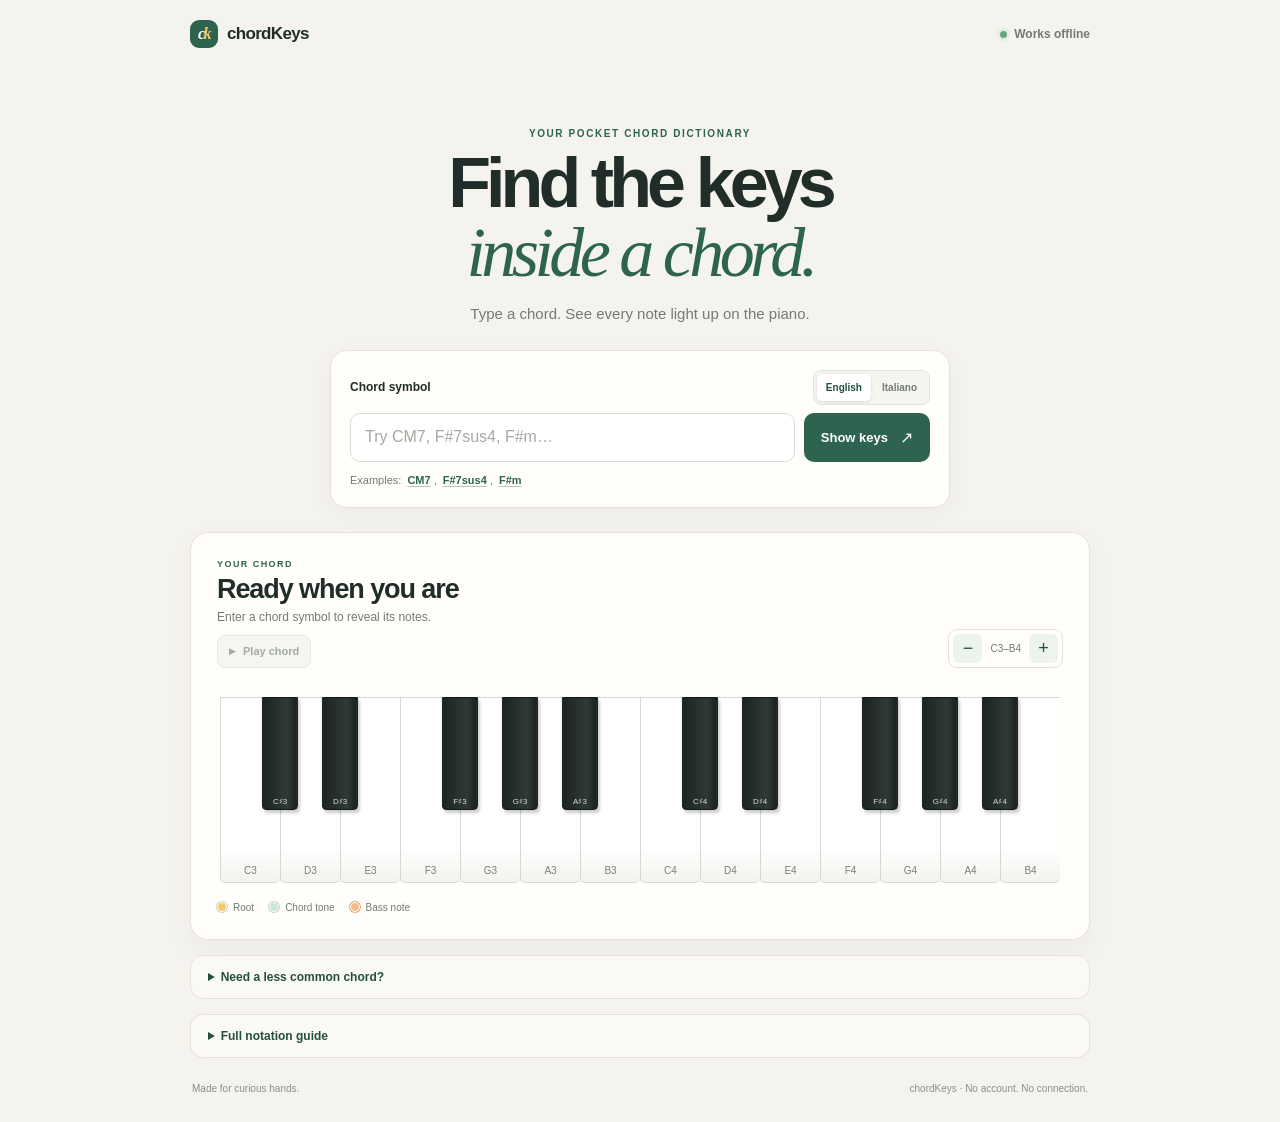
<file: index.html>
<!doctype html>
<html lang="en">
  <head>
    <meta charset="utf-8">
    <meta name="viewport" content="width=device-width, initial-scale=1, viewport-fit=cover">
    <meta name="theme-color" content="#f5f3ee">
    <meta name="description" content="An offline piano chord dictionary. Enter a chord and see its keys on a virtual piano.">
    <title>chordKeys — piano chord dictionary</title>
    <link rel="stylesheet" href="styles.css">
    <script src="chords.js" defer></script>
    <script src="app.js" defer></script>
  </head>
  <body>
    <main class="app-shell">
      <header class="masthead">
        <a class="wordmark" href="#top" aria-label="chordKeys home"><span class="wordmark-mark" aria-hidden="true">c<span>k</span></span>chordKeys</a>
        <span class="offline-tag"><span class="offline-dot" aria-hidden="true"></span> Works offline</span>
      </header>

      <section class="intro" id="top" aria-labelledby="page-title">
        <p class="eyebrow">YOUR POCKET CHORD DICTIONARY</p>
        <h1 id="page-title">Find the keys<br><span>inside a chord.</span></h1>
        <p class="intro-copy">Type a chord. See every note light up on the piano.</p>
      </section>

      <section class="search-panel" aria-label="Find a chord">
        <form id="chord-form" autocomplete="off">
          <div class="input-tools">
            <label id="chord-label" for="chord-input">Chord symbol</label>
            <div class="language-toggle" role="group" aria-label="Chord notation language">
              <button id="language-english" type="button" data-language="en" aria-pressed="true">English</button>
              <button id="language-italian" type="button" data-language="it" aria-pressed="false">Italiano</button>
            </div>
          </div>
          <div class="input-row">
            <div class="input-wrap">
              <input id="chord-input" name="chord" type="text" role="combobox" aria-haspopup="listbox" placeholder="Try CM7, F#7sus4, F#m…" autocapitalize="off" spellcheck="false" aria-autocomplete="list" aria-expanded="false" aria-controls="chord-suggestions" aria-describedby="input-hint chord-status" required>
              <div id="chord-suggestions" class="suggestions" role="listbox" aria-label="Chord suggestions" hidden></div>
            </div>
            <button type="submit" class="show-button"><span>Show keys</span><span aria-hidden="true">↗</span></button>
          </div>
          <p id="input-hint" class="input-hint">Examples: <button type="button" class="example-link" data-example="CM7">CM7</button>, <button type="button" class="example-link" data-example="F#7sus4">F#7sus4</button>, <button type="button" class="example-link" data-example="F#m">F#m</button></p>
        </form>
        <p id="chord-status" class="status" role="status" aria-live="polite"></p>
      </section>

      <section class="result-panel" aria-label="Piano chord result">
        <div class="result-heading">
          <div>
            <p class="eyebrow">YOUR CHORD</p>
            <h2 id="result-title">Ready when you are</h2>
            <p id="note-list" class="note-list">Enter a chord symbol to reveal its notes.</p>
            <button id="play-chord" class="play-button" type="button" disabled><span aria-hidden="true">▶</span> Play chord</button>
          </div>
          <div class="range-control" aria-label="Keyboard register">
            <button id="range-down" type="button" aria-label="Move keyboard down one octave" title="Move down one octave">−</button>
            <span id="range-label">C3–B4</span>
            <button id="range-up" type="button" aria-label="Move keyboard up one octave" title="Move up one octave">+</button>
          </div>
        </div>

        <div class="keyboard-scroll" tabindex="0" aria-label="Scrollable piano keyboard">
          <div id="keyboard" class="keyboard" role="img" aria-label="Two-octave piano keyboard. Enter a chord to highlight one key for each chord tone."></div>
        </div>
        <div class="legend" aria-label="Key marker legend">
          <span><i class="legend-dot root-dot" aria-hidden="true"></i> Root</span>
          <span><i class="legend-dot chord-dot" aria-hidden="true"></i> Chord tone</span>
          <span><i class="legend-dot bass-dot" aria-hidden="true"></i> Bass note</span>
        </div>
      </section>

      <details class="syntax-card">
        <summary>Need a less common chord?</summary>
        <div class="syntax-content">
          <p>Combine qualities, extensions, and alterations: <code>Cdim7</code>, <code>Bbmaj9</code>, <code>G7b9</code>, <code>Cadd9</code>, or <code>C/E</code> (slash bass).</p>
          <p>For any custom pitch set, enter a root and semitone intervals from it, from 0 to 11. For example, <code>C:[0,4,7,10]</code> is a C dominant seventh. See the <a href="#full-syntax">full notation guide</a> for details.</p>
        </div>
      </details>

      <details class="syntax-card" id="full-syntax">
        <summary>Full notation guide</summary>
        <div class="syntax-content">
          <p><strong>Roots:</strong> A–G or Do–Si, optionally followed by <code>#</code> or <code>b</code> (for example <code>F#</code>, <code>Db</code>, <code>Fa#</code>, or <code>Sib</code>). A slash note sets a bass note, as in <code>C/E</code> or <code>Do/Mi</code>.</p>
          <p><strong>Qualities:</strong> major is the default and can also be written <code>M</code>, <code>maj</code>, or <code>major</code>; minor is <code>m</code>, <code>min</code>, or <code>-</code>; diminished is <code>dim</code>, <code>o</code>, or <code>°</code>; augmented is <code>aug</code> or <code>+</code>; suspended is <code>sus</code>, <code>sus2</code>, or <code>sus4</code>; power chord is <code>5</code>.</p>
          <p><strong>Extensions:</strong> <code>6</code>, <code>7</code>, <code>9</code>, <code>11</code>, and <code>13</code>. Prefix an extension with <code>maj</code> or <code>M</code> for a major seventh, as in <code>Bbmaj9</code> or <code>CM7</code>.</p>
          <p><strong>Alter/add/remove tones:</strong> use <code>b</code> or <code>#</code> before a degree, <code>add</code> to add a degree, or <code>no</code> to omit one. Examples: <code>G7b9</code>, <code>C#11</code>, <code>Cadd9</code>, <code>C7no5</code>.</p>
          <p><strong>Custom pitch sets:</strong> write a root and semitone intervals from that root, each from 0–11: <code>C:[0,4,7,10]</code>. Duplicate intervals are ignored; <code>C:[]</code> represents an empty set.</p>
        </div>
      </details>

      <footer><span>Made for curious hands.</span><span>chordKeys <span aria-hidden="true">·</span> No account. No connection.</span></footer>
    </main>
  </body>
</html>
</file>
<file: styles.css>
:root {
  color-scheme: light;
  --ink: #202d28;
  --muted: #737b74;
  --paper: #f5f3ee;
  --panel: #fffefa;
  --line: #e5e2d9;
  --green: #2e644f;
  --green-dark: #234f3e;
  --mint: #cce8d5;
  --gold: #f4c969;
  --red: #b34d3d;
  font-family: ui-rounded, "Avenir Next", Avenir, "Segoe UI", sans-serif;
  background: var(--paper);
  color: var(--ink);
  font-synthesis: none;
  text-rendering: optimizeLegibility;
  -webkit-font-smoothing: antialiased;
  -moz-osx-font-smoothing: grayscale;
}

* { box-sizing: border-box; }
body { margin: 0; min-width: 320px; min-height: 100vh; background: var(--paper); }
button, input { font: inherit; }
button { -webkit-tap-highlight-color: transparent; }
a { color: var(--green-dark); }

.app-shell { width: min(100% - 40px, 900px); margin: 0 auto; padding: 20px 0 28px; }
.masthead { display: flex; align-items: center; justify-content: space-between; }
.wordmark { display: inline-flex; align-items: center; gap: 9px; color: var(--ink); font-weight: 750; font-size: 17px; letter-spacing: -.04em; text-decoration: none; }
.wordmark-mark { display: inline-flex; align-items: center; justify-content: center; overflow: hidden; width: 28px; height: 28px; border-radius: 9px; color: white; background: var(--green); font-family: Georgia, serif; font-size: 16px; font-style: italic; line-height: 1; letter-spacing: -.1em; white-space: nowrap; }
.wordmark-mark span { color: var(--gold); }
.offline-tag { display: inline-flex; align-items: center; gap: 7px; color: var(--muted); font-size: 12px; font-weight: 600; }
.offline-dot { width: 7px; height: 7px; border-radius: 50%; background: #67a47b; box-shadow: 0 0 0 3px #e1eee3; }

.intro { padding: clamp(42px, 9vw, 80px) 0 28px; text-align: center; }
.eyebrow { margin: 0 0 10px; color: var(--green); font-size: 10px; font-weight: 800; letter-spacing: .16em; }
h1 { margin: 0; font-size: clamp(40px, 9vw, 70px); line-height: .99; letter-spacing: -.07em; font-weight: 740; }
h1 span { color: var(--green); font-family: Georgia, "Times New Roman", serif; font-weight: 500; font-style: italic; letter-spacing: -.065em; }
.intro-copy { margin: 17px 0 0; color: var(--muted); font-size: 15px; }

.search-panel { width: min(100%, 620px); margin: 0 auto 24px; padding: 19px; border: 1px solid var(--line); border-radius: 16px; background: var(--panel); box-shadow: 0 8px 24px rgb(40 44 35 / 4%); }
.search-panel label { display: block; margin-bottom: 8px; font-size: 12px; font-weight: 750; }
.input-tools { display: flex; align-items: center; justify-content: space-between; gap: 10px; margin-bottom: 8px; }
.input-tools label { margin: 0; }
.language-toggle { display: inline-flex; gap: 2px; padding: 3px; border: 1px solid var(--line); border-radius: 8px; background: #f5f5f0; }
.language-toggle button { min-height: 27px; padding: 0 9px; border: 0; border-radius: 5px; color: var(--muted); background: transparent; font-size: 10px; font-weight: 700; cursor: pointer; }
.language-toggle button[aria-pressed="true"] { color: var(--green-dark); background: white; box-shadow: 0 1px 3px rgb(30 40 32 / 12%); }
.input-row { display: flex; gap: 9px; }
.input-wrap { position: relative; min-width: 0; flex: 1; }
.input-row input { width: 100%; min-width: 0; height: 49px; padding: 0 14px; border: 1px solid #d9dcd3; border-radius: 10px; outline: none; color: var(--ink); background: #fff; font-size: 16px; transition: border-color .15s, box-shadow .15s; }
.input-row input::placeholder { color: #a4aaa1; }
.input-row input:focus { border-color: var(--green); box-shadow: 0 0 0 3px rgb(46 100 79 / 12%); }
.suggestions { position: absolute; z-index: 5; top: calc(100% + 6px); right: 0; left: 0; overflow: hidden; padding: 5px; border: 1px solid var(--line); border-radius: 11px; background: white; box-shadow: 0 10px 25px rgb(31 44 36 / 14%); }
.suggestions[hidden] { display: none; }
.suggestion-option { display: flex; width: 100%; min-height: 38px; align-items: center; justify-content: space-between; padding: 0 10px; border: 0; border-radius: 7px; color: var(--ink); background: transparent; text-align: left; cursor: pointer; }
.suggestion-option:hover, .suggestion-option[aria-selected="true"] { background: #edf4ed; }
.suggestion-option strong { font-size: 13px; font-weight: 750; }
.suggestion-option span { color: var(--muted); font-size: 10px; }
.show-button { display: inline-flex; flex: 0 0 auto; align-items: center; justify-content: center; gap: 12px; min-height: 49px; padding: 0 17px; border: 0; border-radius: 10px; color: white; background: var(--green); font-size: 13px; font-weight: 750; cursor: pointer; transition: background .15s, transform .15s; }
.show-button:hover { background: var(--green-dark); }
.show-button:active { transform: scale(.98); }
.show-button span:last-child { font-size: 16px; }
.input-hint { margin: 10px 0 0; color: var(--muted); font-size: 11px; }
.example-link { padding: 2px 3px; border: 0; color: var(--green); background: none; font-weight: 700; cursor: pointer; text-decoration: underline; text-decoration-color: #b4c9b8; text-underline-offset: 2px; }
.example-link:focus-visible, button:focus-visible, summary:focus-visible { outline: 3px solid #a5c9ad; outline-offset: 3px; }
.status { min-height: 0; margin: 0; color: var(--red); font-size: 12px; }
.status:not(:empty) { margin-top: 9px; }

.result-panel { padding: clamp(17px, 4vw, 26px); border: 1px solid var(--line); border-radius: 18px; background: var(--panel); box-shadow: 0 12px 30px rgb(40 44 35 / 4%); }
.result-heading { display: flex; align-items: flex-end; justify-content: space-between; gap: 12px; margin-bottom: 22px; }
.result-heading .eyebrow { margin-bottom: 5px; font-size: 9px; }
h2 { margin: 0; font-size: clamp(20px, 5vw, 27px); letter-spacing: -.04em; }
.note-list { margin: 5px 0 0; color: var(--muted); font-size: 12px; }
.play-button { display: inline-flex; align-items: center; gap: 7px; min-height: 33px; margin-top: 11px; padding: 0 11px; border: 1px solid #c9d9cc; border-radius: 8px; color: var(--green-dark); background: #f0f6f0; font-size: 11px; font-weight: 750; cursor: pointer; }
.play-button:hover:not(:disabled) { background: #e3efe4; }
.play-button:disabled { color: #a3aaa1; border-color: #e5e7e1; background: #f5f5f1; cursor: default; }
.play-button span { font-size: 9px; }
.range-control { display: inline-flex; flex: 0 0 auto; align-items: center; gap: 8px; padding: 4px; border: 1px solid var(--line); border-radius: 9px; color: var(--muted); font-size: 10px; font-variant-numeric: tabular-nums; }
.range-control button { display: grid; width: 29px; height: 29px; place-items: center; border: 0; border-radius: 6px; color: var(--green-dark); background: #edf3ed; font-size: 18px; cursor: pointer; }
.range-control button:disabled { color: #b6bbb4; background: #f3f3ef; cursor: default; }
.keyboard-scroll { overflow-x: auto; padding: 7px 3px 4px; overscroll-behavior-inline: contain; scrollbar-color: #c9d8cb transparent; scrollbar-width: thin; }
.keyboard { position: relative; display: flex; width: 100%; min-width: 280px; height: clamp(132px, 31vw, 186px); user-select: none; }
.key { position: relative; }
.white-key { z-index: 1; flex: 1 1 0; min-width: 0; border: 1px solid #d7d8d1; border-right-width: 0; border-radius: 0 0 5px 5px; background: linear-gradient(180deg, #fff 0%, #fff 82%, #f3f2ec 100%); }
.white-key:last-child { border-right-width: 1px; }
.black-key { position: absolute; z-index: 2; top: 0; height: 61%; width: 4.3%; min-width: 11px; transform: translateX(-50%); border: 1px solid #111a17; border-radius: 0 0 4px 4px; background: linear-gradient(90deg, #1a2420, #303a35 70%, #18211d); box-shadow: 2px 3px 3px rgb(0 0 0 / 20%); }
.key-tone::after { position: absolute; left: 50%; top: 62%; display: grid; width: clamp(17px, 4vw, 24px); height: clamp(17px, 4vw, 24px); place-items: center; transform: translate(-50%, -50%); border: 2px solid white; border-radius: 50%; color: var(--ink); background: var(--mint); box-shadow: 0 1px 5px rgb(0 0 0 / 16%); content: ""; }
.key-tone.root-tone::after { background: var(--gold); }
.key-tone.bass-tone::after { border-color: #f3bb89; background: #f3bb89; }
.black-key.key-tone::after { top: 66%; width: clamp(15px, 3.5vw, 20px); height: clamp(15px, 3.5vw, 20px); border-color: #28352e; box-shadow: 0 1px 4px rgb(0 0 0 / 45%); }
.black-key.key-tone.root-tone::after { border-color: #ffe3a1; }
.key-label { position: absolute; right: 1px; bottom: 6px; left: 1px; overflow: hidden; color: #7a8078; font-size: clamp(7px, 1.8vw, 10px); line-height: 1; text-align: center; text-overflow: clip; white-space: nowrap; }
.black-key .key-label { bottom: 3px; color: #d7ddd8; font-size: clamp(6px, 1.6vw, 8px); }
.key-tone .key-label { color: var(--green-dark); font-weight: 800; }
.black-key.key-tone .key-label { color: white; }
.legend { display: flex; flex-wrap: wrap; gap: 15px; margin-top: 15px; color: var(--muted); font-size: 10px; }
.legend span { display: inline-flex; align-items: center; gap: 6px; }
.legend-dot { width: 10px; height: 10px; border: 1px solid white; border-radius: 50%; background: var(--mint); box-shadow: 0 0 0 1px #ccd2c8; }
.root-dot { background: var(--gold); }
.bass-dot { background: #f3bb89; box-shadow: 0 0 0 1px #e3aa7d; }

.syntax-card { margin: 15px 0 0; padding: 14px 17px; border: 1px solid var(--line); border-radius: 13px; background: rgb(255 254 250 / 65%); }
.syntax-card summary { color: var(--green-dark); font-size: 12px; font-weight: 750; cursor: pointer; }
.syntax-content { padding-top: 6px; color: var(--muted); font-size: 11px; line-height: 1.6; }
.syntax-content p { margin: 8px 0 0; }
code { padding: 2px 4px; border-radius: 4px; color: var(--green-dark); background: #edf2e9; font-size: .95em; }
footer { display: flex; justify-content: space-between; gap: 12px; padding: 25px 2px 0; color: #899087; font-size: 10px; }

@media (max-width: 520px) {
  .app-shell { width: min(100% - 28px, 900px); padding-top: 14px; }
  .intro { padding-top: 48px; }
  .search-panel { padding: 15px; }
  .input-row { gap: 7px; }
  .show-button { gap: 7px; padding: 0 11px; font-size: 12px; }
  .result-heading { align-items: flex-start; }
  .range-control { gap: 4px; margin-top: 2px; }
  .range-control button { width: 25px; height: 27px; }
  .legend { gap: 10px; }
  footer { flex-direction: column; gap: 5px; }
}

@media (prefers-reduced-motion: reduce) {
  *, *::before, *::after { scroll-behavior: auto !important; transition-duration: .01ms !important; }
}
</file>
